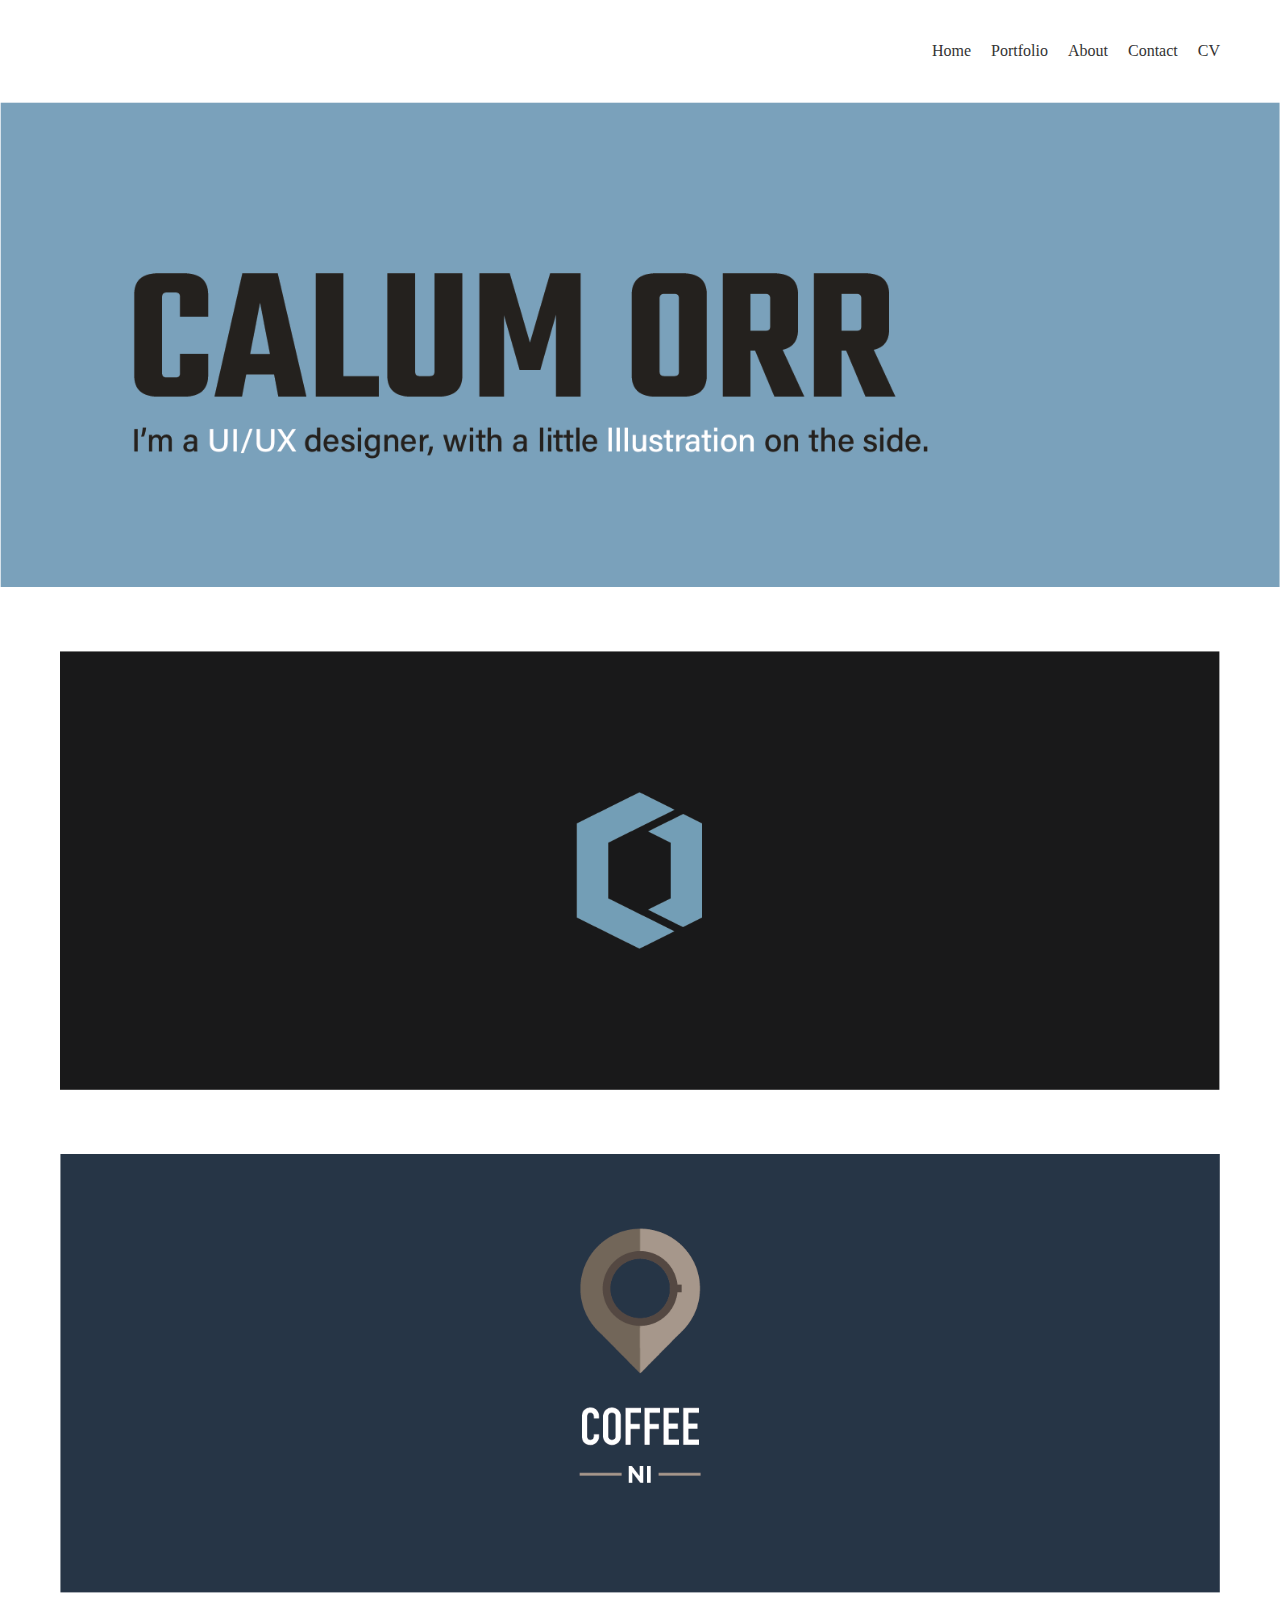
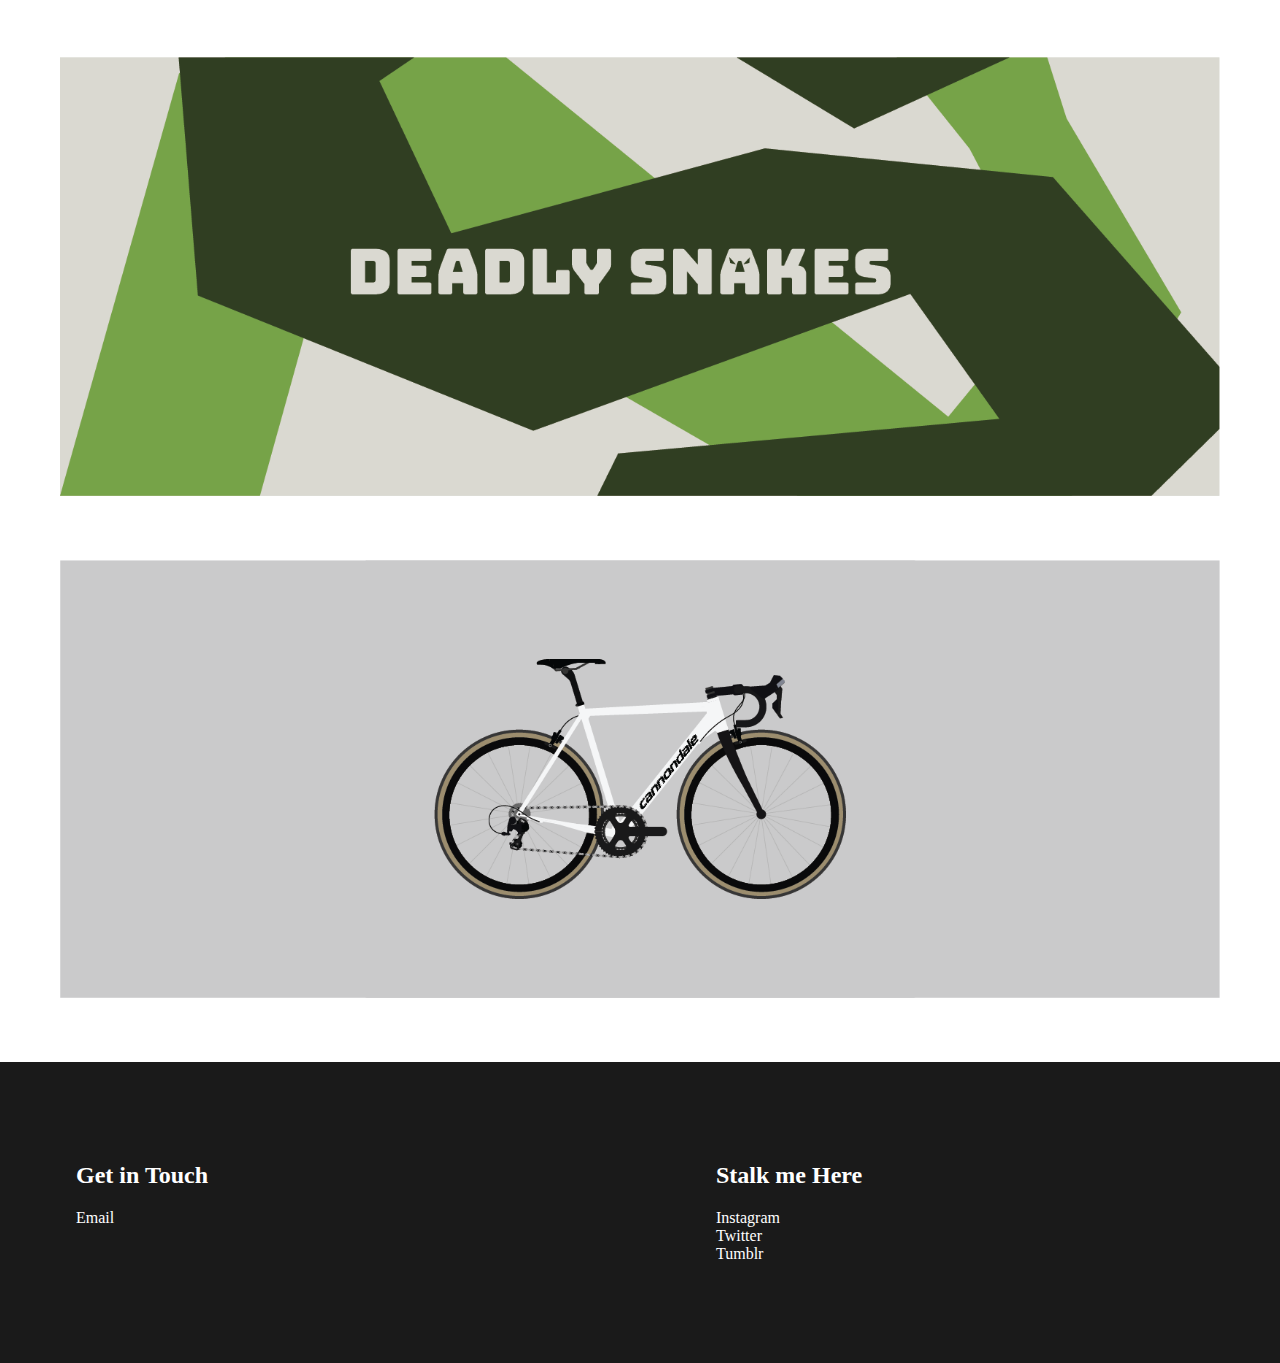
<file: index.html>
<!DOCTYPE html>
<html>
    <head>
        <link rel="stylesheet" href="css/style.css">
        
    </head>
    <body>
        
        <div class="menu">    
        
            <div class="menu2">
     <ul>
        <li><a href= "index.html">Home</a></li>
        <li><a href="#portfolio">Portfolio</a></li>
         <li><a href="about.html">About</a></li>
        <li><a href="#contact">Contact</a></li>
        <li><a href="https://github.com/cal-orr/Curriculum-Vitae/blob/master/CV01.png">CV</a></li>
    </ul>
        </div>
        </div>
        
        
                                  <div class="imgh">
                    <img class="resize" src="img/homeheader.png" alt="Header"> 
            </div>
        
        
        
        
        
        <div id="portfolio">
                    <div class="imgp">
                <a href="personalbrand.html">
                    <img class="resize" src="img/brand.png" alt="Personal Branding">  
            </a>
            </div>
        </div>
        

            <div class="imgp">
                <a href="travelapp.html">
                    <img class="resize" src="img/travel.png" alt="Travel App">  
            </a>
            </div>
            
             <div class="imgp">
                <a href="infographic.html">
                    <img class="resize" src="img/infographic.png" alt="Infographic">  
            </a>
            </div>
        
                     <div class="imgp">
                <a href="illustration.html">
                    <img class="resize" src="img/bike.png" alt="illustration">  
            </a>
            </div>
        
        
        
        
        <div class="footer">
    
             <div id="contact">
    <div class="email">
        <ul>
            <li><h2>Get in Touch</h2></li>
            <li><a href="mailto:calumorr@hotmail.com">Email</a></li>
        </ul>
    </div>
            </div>
    
            
            
        <div class="social">
    <ul>
        <li><h2>Stalk me Here</h2></li>
        <li><a href="https://www.instagram.com/_calumorr/">Instagram</a></li>
        <li><a href="https://twitter.com/_caIumorr">Twitter</a></li>
        <li><a href="https://calum0rr.tumblr.com">Tumblr</a></li>
    </ul>
    </div>
        </div>
</file>
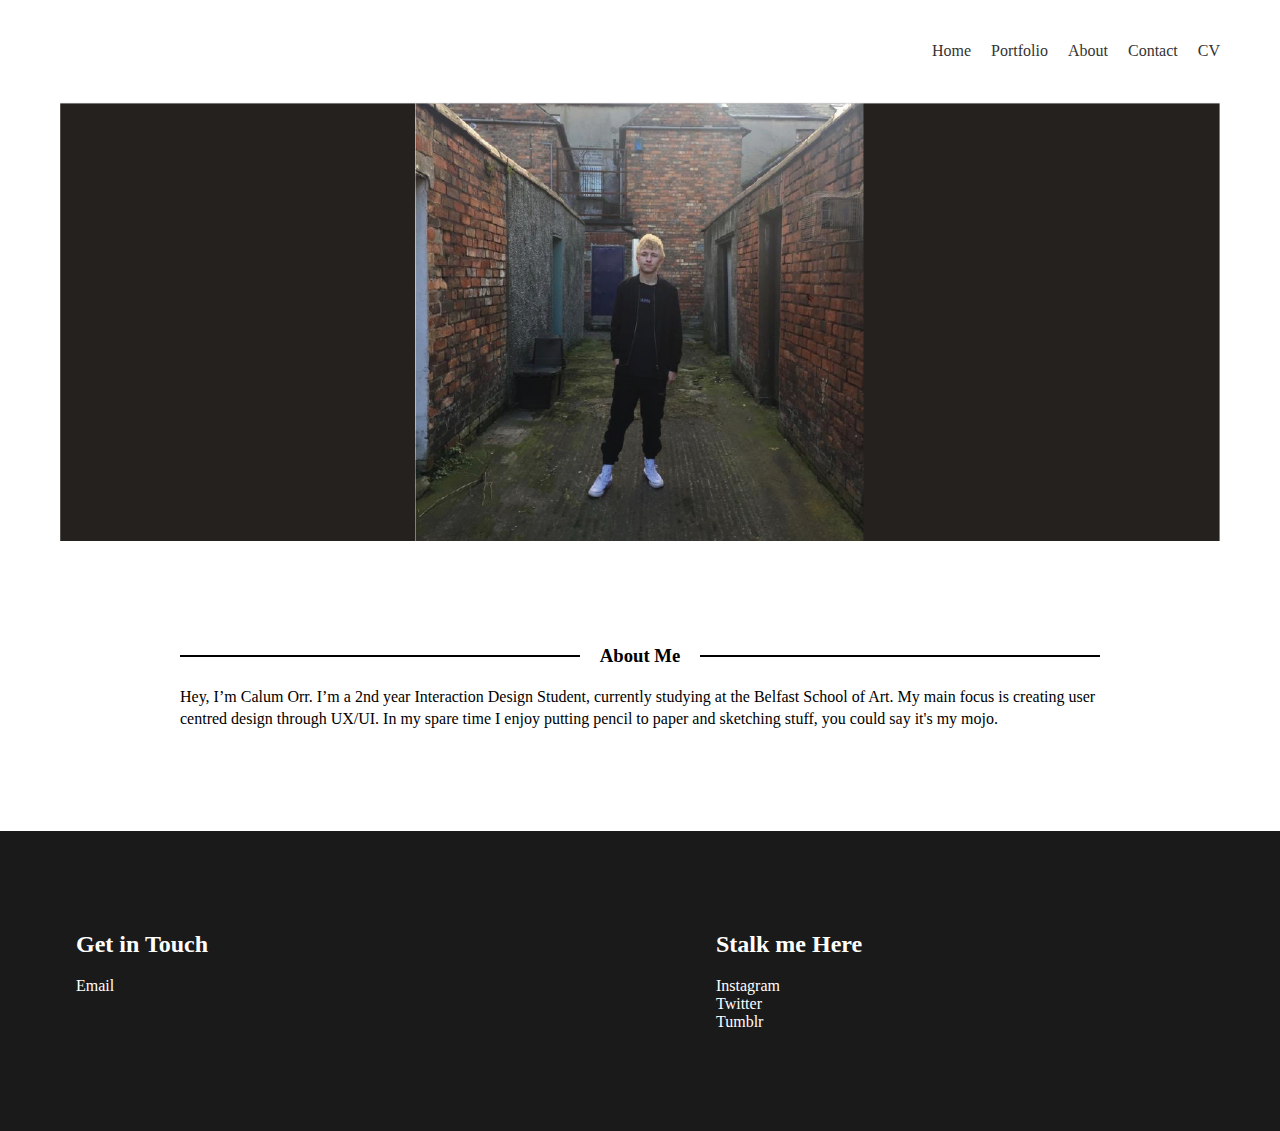
<file: about.html>
<!DOCTYPE html>
<html>
    <head>
        <link rel="stylesheet" href="css/style.css">
        
    </head>
    <body>
        
        <div class="menu">    
           
            
    
            <div class="menu2">
     <ul>
        <li><a href= "index.html">Home</a></li>
        <li><a href="index.html#portfolio">Portfolio</a></li>
         <li><a href="about.html">About</a></li>
        <li><a href="#contact">Contact</a></li>
        <li><a href="https://github.com/cal-orr/Curriculum-Vitae/blob/master/CV01.png">CV</a></li>
    </ul>
        </div>
        </div>
        
        

                                  <div class="imga">
                    <img class="resize" src="img/temp.png" alt="Personal Branding"> 
            </div>
        
        <div class="img2">
        <h3>About Me</h3>
     
<p>Hey, I’m Calum Orr. I’m a 2nd year Interaction Design Student, currently studying at the Belfast School of Art. My main focus is creating user centred design through UX/UI. In my spare time I enjoy putting pencil to paper and sketching stuff, you could say it's my mojo. </p>
            
        </div>
        
        
        
        
        
        
        <div class="footer">
    
             <div id="contact">
    <div class="email">
        <ul>
            <li><h2>Get in Touch</h2></li>
            <li><a href="mailto:calumorr@hotmail.com">Email</a></li>
        </ul>
    </div>
            </div>
    
            
            
        <div class="social">
    <ul>
        <li><h2>Stalk me Here</h2></li>
        <li><a href="https://www.instagram.com/_calumorr/">Instagram</a></li>
        <li><a href="https://twitter.com/_caIumorr">Twitter</a></li>
        <li><a href="https://calum0rr.tumblr.com">Tumblr</a></li>
    </ul>
    </div>
        </div>
</file>
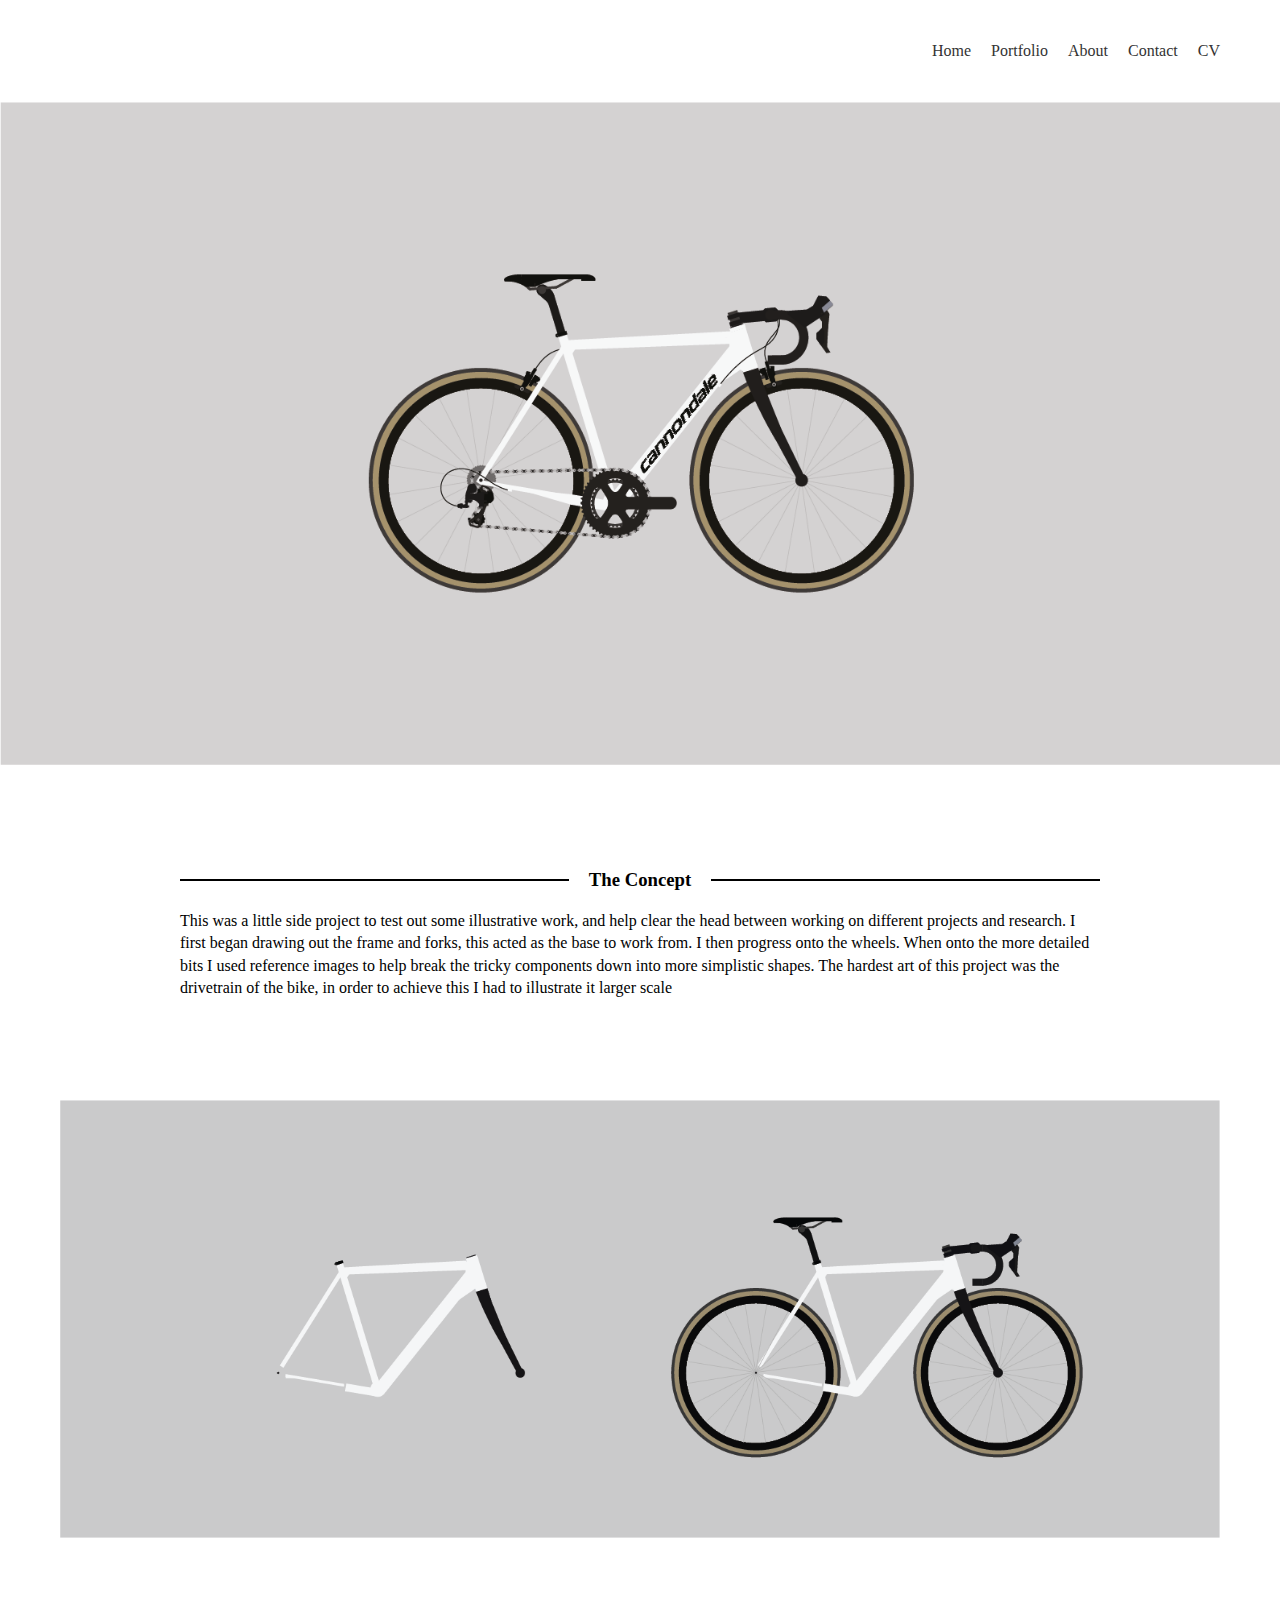
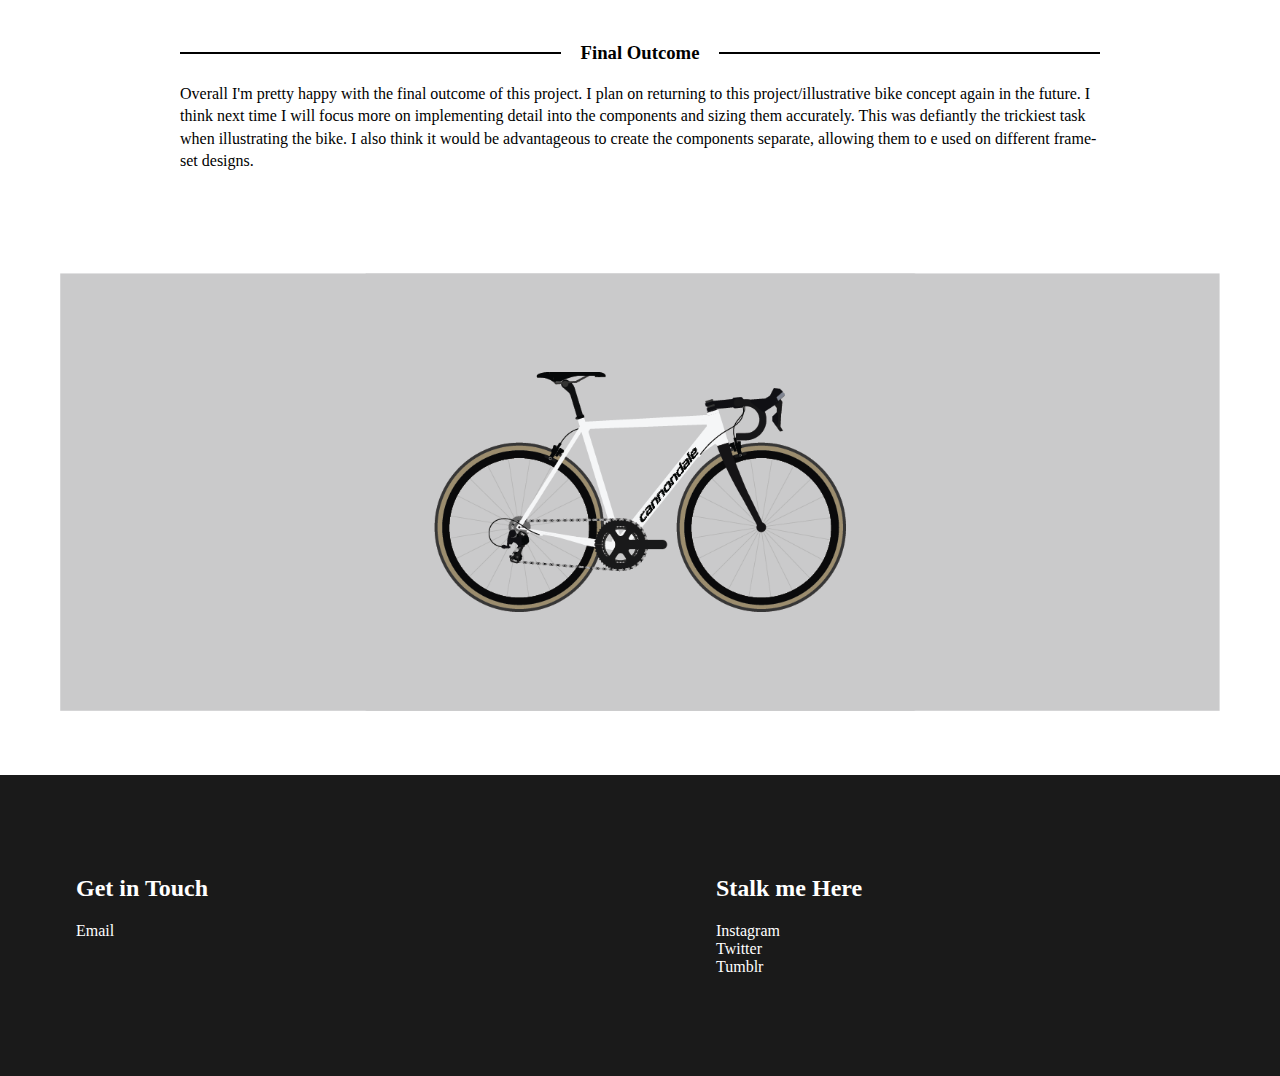
<file: illustration.html>
<!DOCTYPE html>
<html>
    <head>
        <link rel="stylesheet" href="css/style.css">
        
    </head>
    <body>
        
        <div class="menu">    
        
            <div class="menu2">
     <ul>
        <li><a href= "index.html">Home</a></li>
        <li><a href="index.html#portfolio">Portfolio</a></li>
         <li><a href="about.html">About</a></li>
        <li><a href="#contact">Contact</a></li>
        <li><a href="https://github.com/cal-orr/Curriculum-Vitae/blob/master/CV01.png">CV</a></li>
    </ul>
        </div>
        </div>
        
                                            <div class="imgh">
                    <img class="resize" src="img/bikeheader.png" alt="illustration">  
            </div>
        
        <div class="img2">
            
<h3>The Concept</h3>
     
<p>This was a little side project to test out some illustrative work, and help clear the head between working on different projects and research. I first began drawing out the frame and forks, this acted as the base to work from. I then progress onto the wheels. When onto the more detailed bits I used reference images to help break the tricky components down into more simplistic shapes. The hardest art of this project was the drivetrain of the bike, in order to achieve this I had to illustrate it larger scale</p>
                    
        </div>
        

                                    <div class="img1">
                    <img class="resize" src="img/bike1-21.png" alt="illustration">  
            </div>

                <div class="img2">
            
<h3>Final Outcome</h3>
     
<p>Overall I'm pretty happy with the final outcome of this project. I plan on returning to this project/illustrative bike concept again in the future. I think next time I will  focus more on implementing detail into the components and sizing them accurately. This was defiantly the trickiest task when illustrating the bike. I also think it would be advantageous to create the components separate, allowing them to e used on different frame-set designs.</p>
                    
        </div>
            
   
                             <div class="img1">
                    <img class="resize" src="img/bike.png" alt="illustration">  
            </div>
    


        
        
        
        
        <div class="footer">
    
             <div id="contact">
    <div class="email">
        <ul>
            <li><h2>Get in Touch</h2></li>
            <li><a href="mailto:calumorr@hotmail.com">Email</a></li>
        </ul>
    </div>
            </div>
    
            
            
        <div class="social">
    <ul>
        <li><h2>Stalk me Here</h2></li>
        <li><a href="https://www.instagram.com/_calumorr/">Instagram</a></li>
        <li><a href="https://twitter.com/_caIumorr">Twitter</a></li>
        <li><a href="https://calum0rr.tumblr.com">Tumblr</a></li>
    </ul>
    </div>
        </div>
</file>
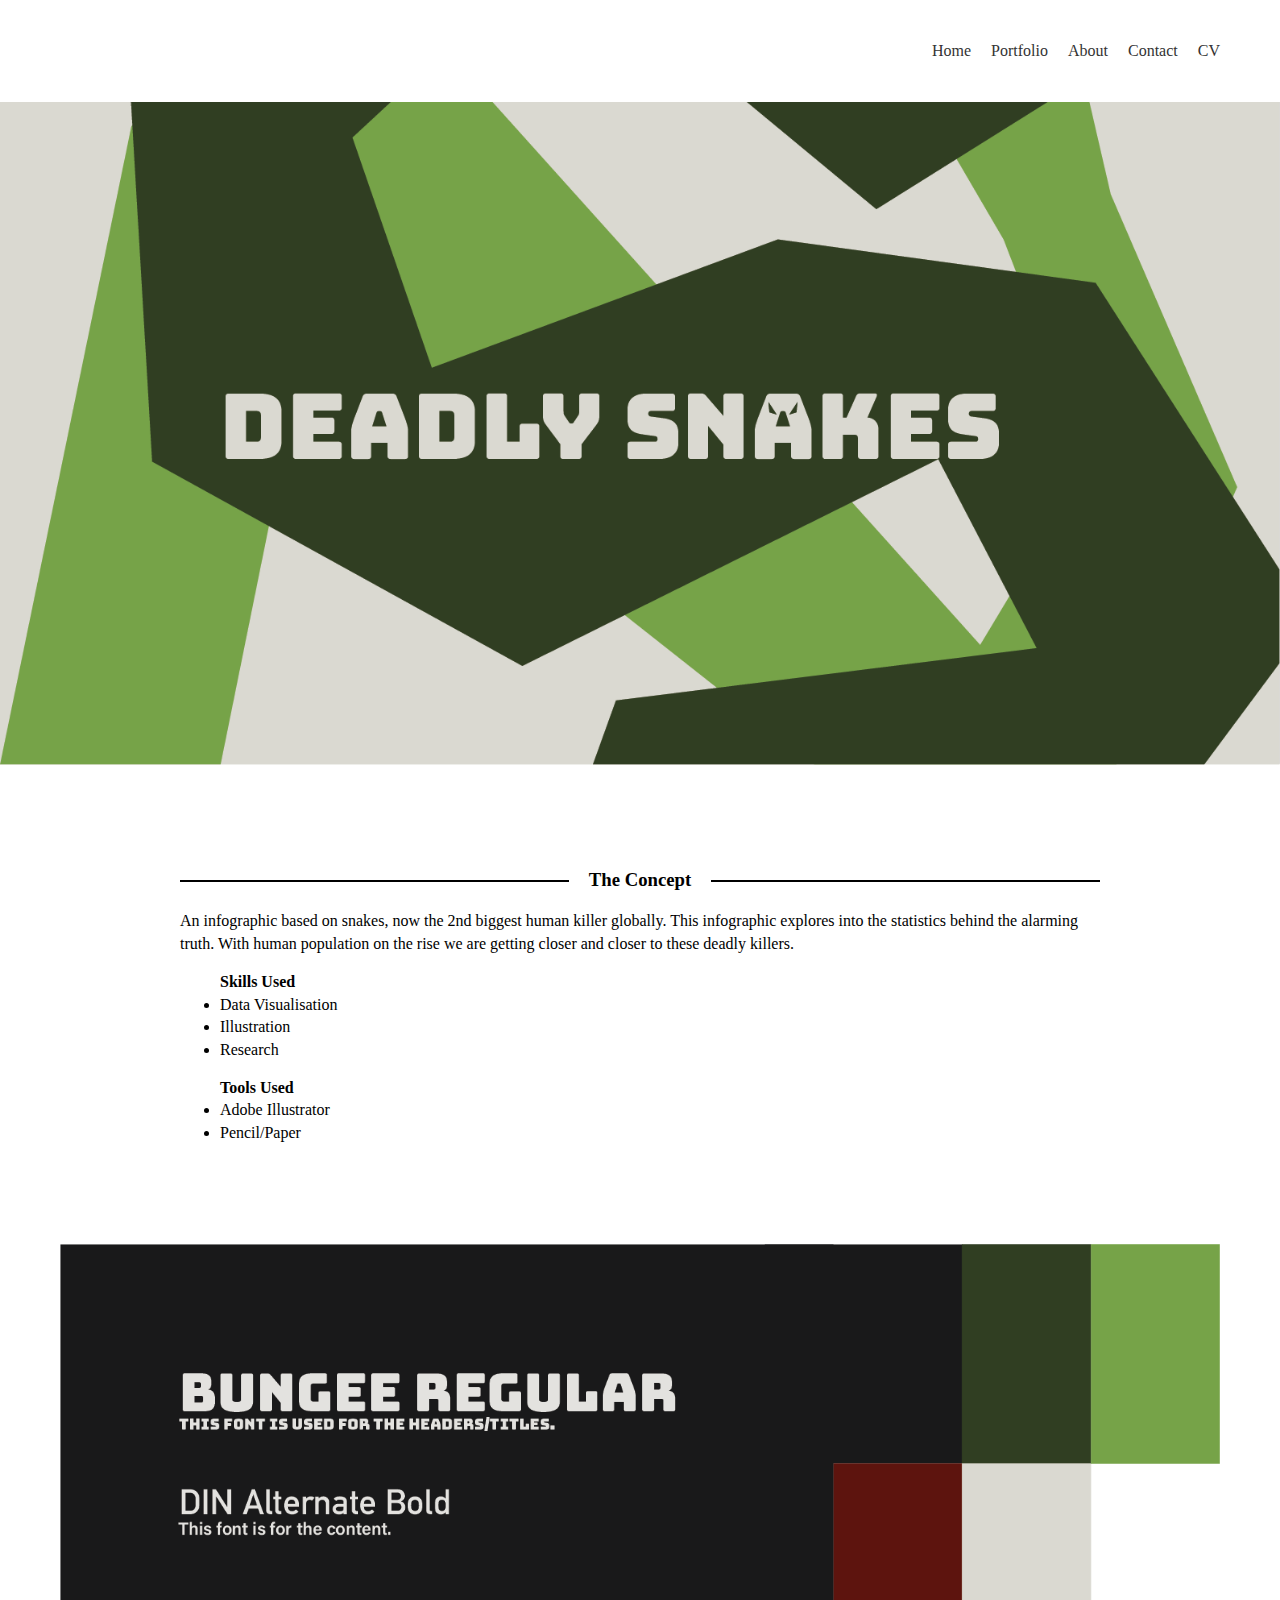
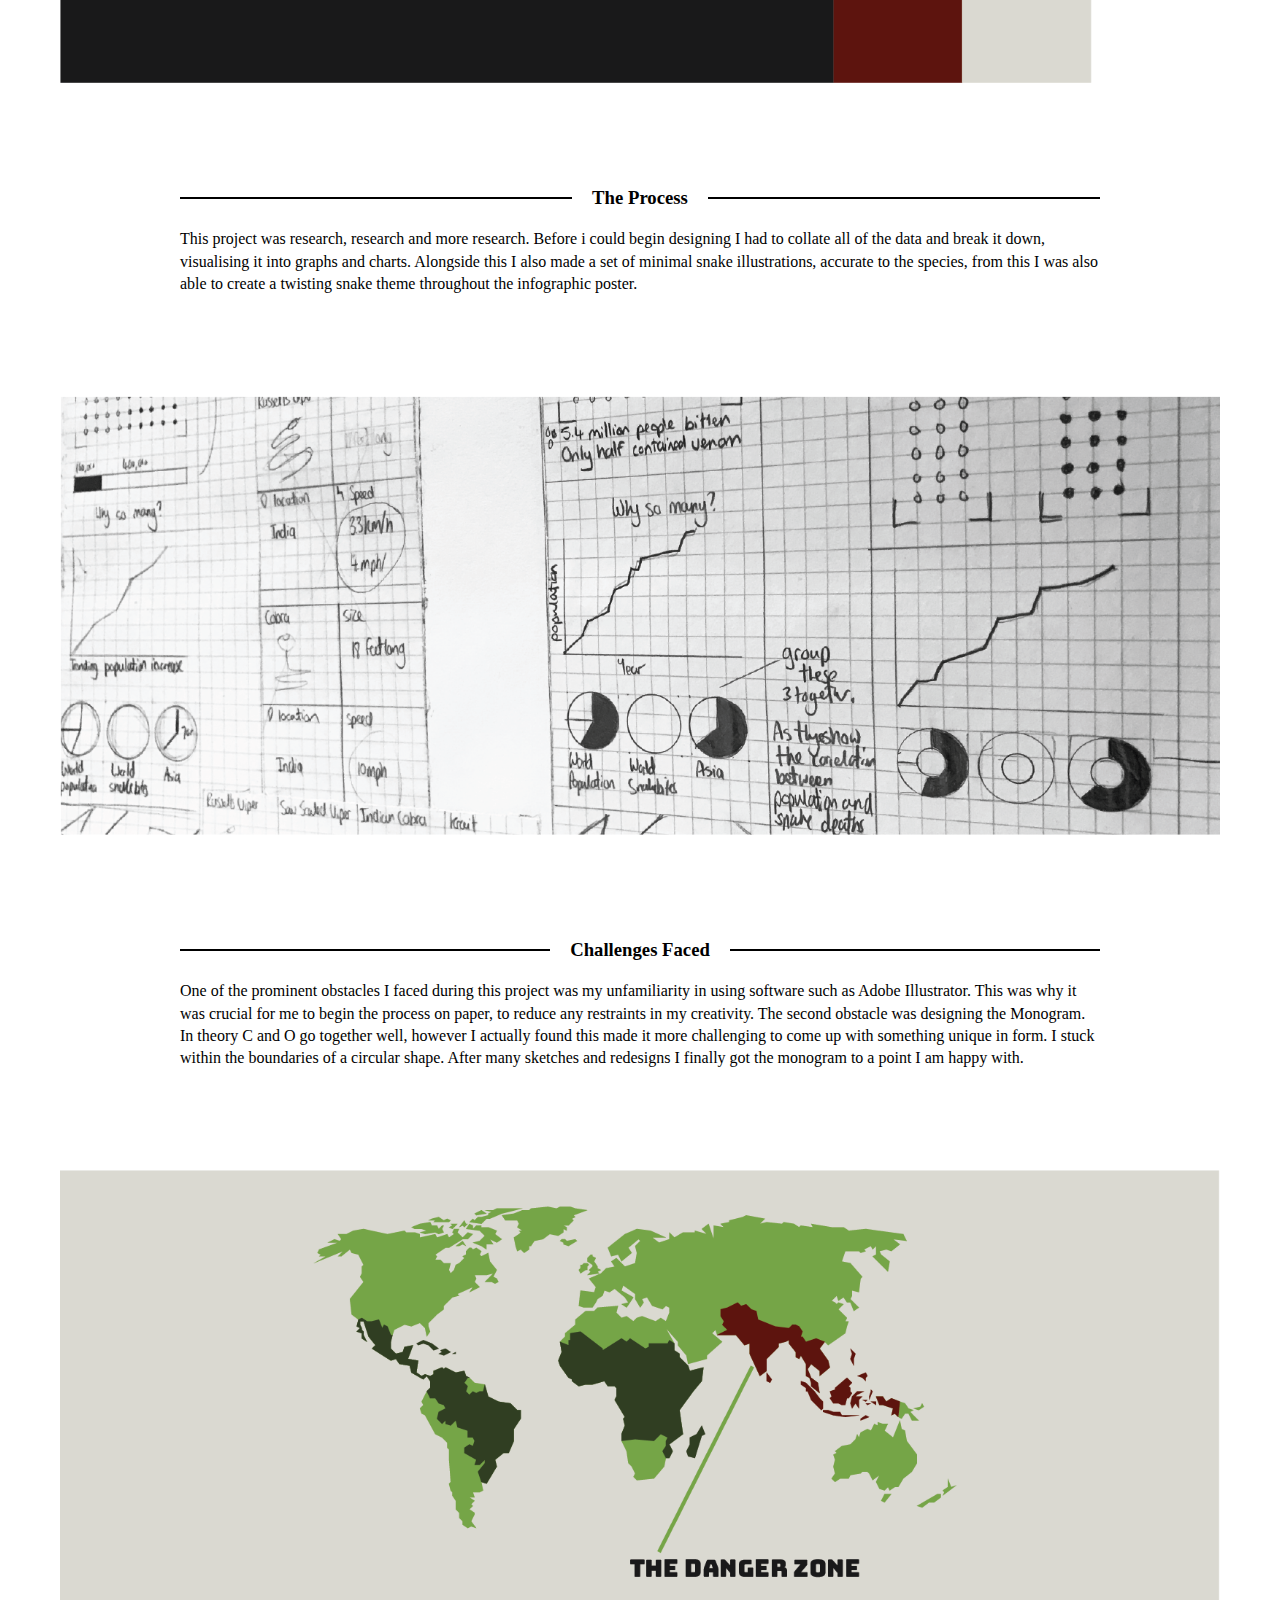
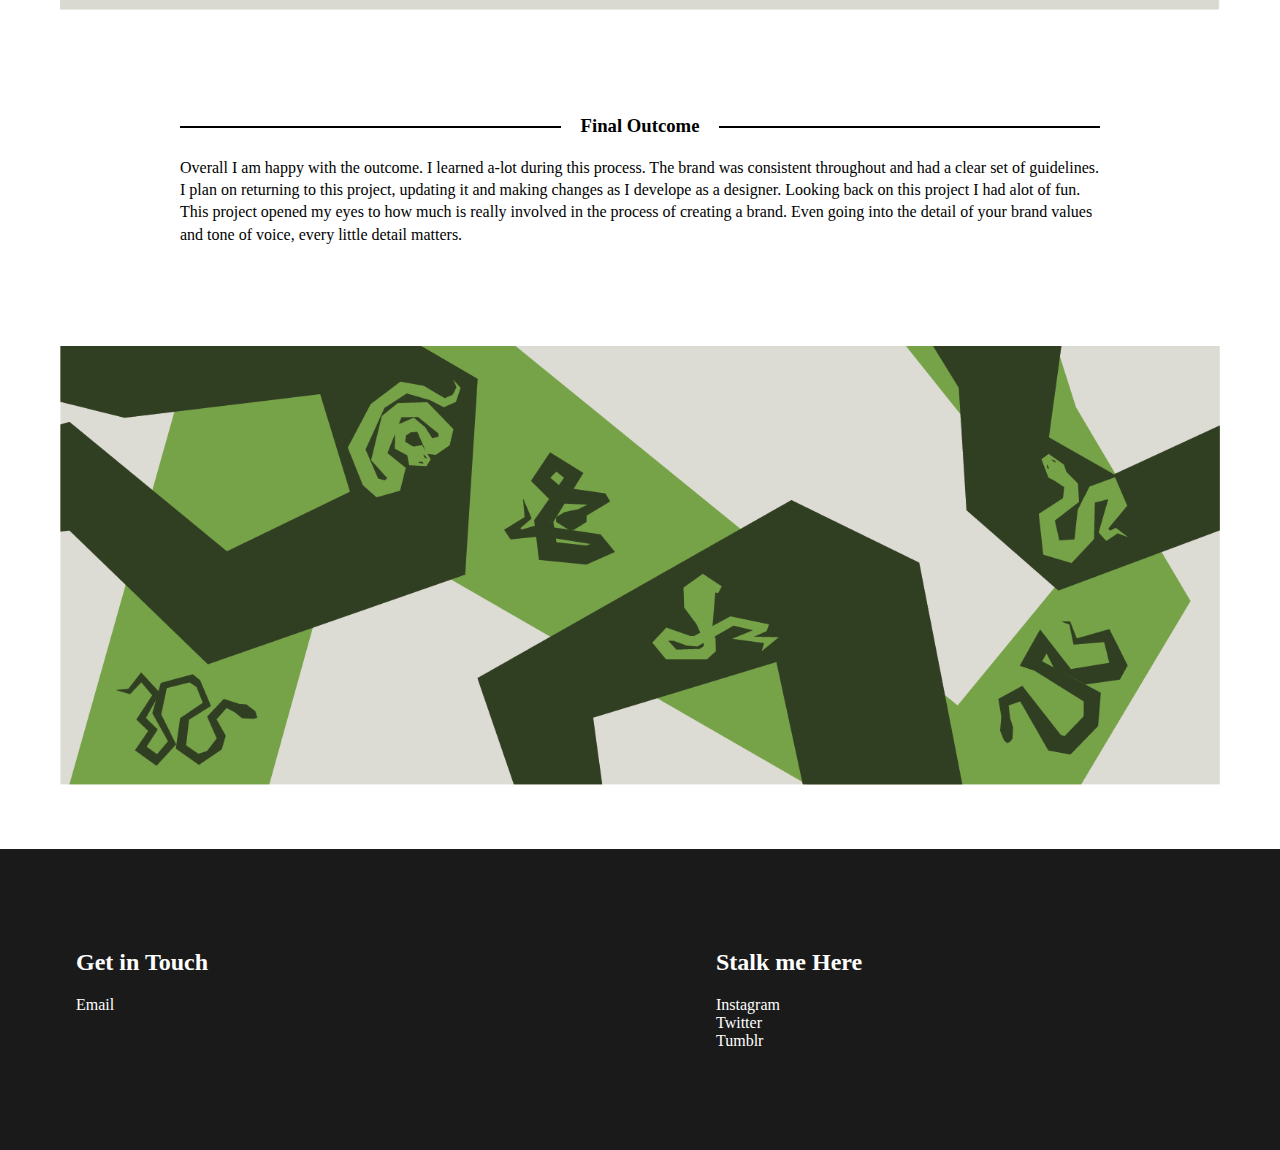
<file: infographic.html>
<!DOCTYPE html>
<html>
    <head>
        <link rel="stylesheet" href="css/style.css">
        
    </head>
    <body>
        
        <div class="menu">    
           
            
    
            <div class="menu2">
     <ul>
        <li><a href= "index.html">Home</a></li>
        <li><a href="index.html#portfolio">Portfolio</a></li>
         <li><a href="about.html">About</a></li>
        <li><a href="#contact">Contact</a></li>
        <li><a href="https://github.com/cal-orr/Curriculum-Vitae/blob/master/CV01.png">CV</a></li>
    </ul>
        </div>
        </div>
        
        
        
        
        
                     <div class="imgh">
                    <img class="resize" src="img/infoheader.png" alt="infographic"> 
            </div>
        
        <div class="img2">
            
        <h3>The Concept</h3>
     
<p>An infographic based on snakes, now the 2nd biggest human killer globally. This infographic explores into the statistics behind the alarming truth. With human population on the rise we are getting closer and closer to these deadly killers.</p>

<ul>
    <b>Skills Used</b>
    <li>Data Visualisation</li>
    <li>Illustration</li>
    <li>Research</li>
     </ul>
     
<ul>
    <b>Tools Used</b>
    <li>Adobe Illustrator</li>
    <li>Pencil/Paper</li>
     </ul>
            
        </div>
        
                             <div class="img1">
                    <img class="resize" src="img/info1.png" alt="infographic"> 
            </div>
        
        <div class="img2">
            
               <h3>The Process</h3>
     
     <p>This project was research, research and more research. Before i could begin designing I had to collate all of the data and break it down, visualising it into graphs and charts. Alongside this I also made a set of minimal snake illustrations, accurate to the species, from this I was also able to create a twisting snake theme throughout the infographic poster.</p>
        
        </div>
        
                             <div class="img1">
                    <img class="resize" src="img/info2.png" alt="infographic"> 
            </div>
        
        
        <div class="img2">
            
             <h3>Challenges Faced</h3>
     
      <p>One of the prominent obstacles I faced during this project was my unfamiliarity in using software such as Adobe Illustrator. This was why it was crucial for me to begin the process on paper, to reduce any restraints in my creativity. The second obstacle was designing the Monogram. In theory C and O go together well, however I actually found this made it more challenging to come up with something unique in form. I stuck within the boundaries of a circular shape. After many sketches and redesigns I finally got the monogram to a point I am happy with.</p>
            
        </div>
        
                             <div class="img1">
                    <img class="resize" src="img/info3.png" alt="infograhic"> 
            </div>
        
        
        <div class="img2">
            
            <h3>Final Outcome</h3>
     
     <p>Overall I am happy with the outcome. I learned a-lot during this process. The brand was consistent throughout and had a clear set of guidelines. I plan on returning to this project, updating it and making changes as I develope as a designer. Looking back on this project I had alot of fun. This project opened my eyes to how much is really involved in the process of creating a brand. Even going into the detail of your brand values and tone of voice, every little detail matters.</p>
            
        </div>
        
                             <div class="img1">
                    <img class="resize" src="img/info4.png" alt="infographic"> 
            </div>
        
        
        
        
        
        
        
        
        
        <div class="footer">
    
    <div id="contact">
    <div class="email">
        <ul>
            <li><h2>Get in Touch</h2></li>
            <li><a href="mailto:calumorr@hotmail.com">Email</a></li>
        </ul>
    </div>
            </div>
    
            
            
        <div class="social">
    <ul>
        <li><h2>Stalk me Here</h2></li>
        <li><a href="https://www.instagram.com/_calumorr/">Instagram</a></li>
        <li><a href="https://twitter.com/_caIumorr">Twitter</a></li>
        <li><a href="https://calum0rr.tumblr.com">Tumblr</a></li>
    </ul>
    </div>
        </div>
    
        
    </body>
</html>
</file>
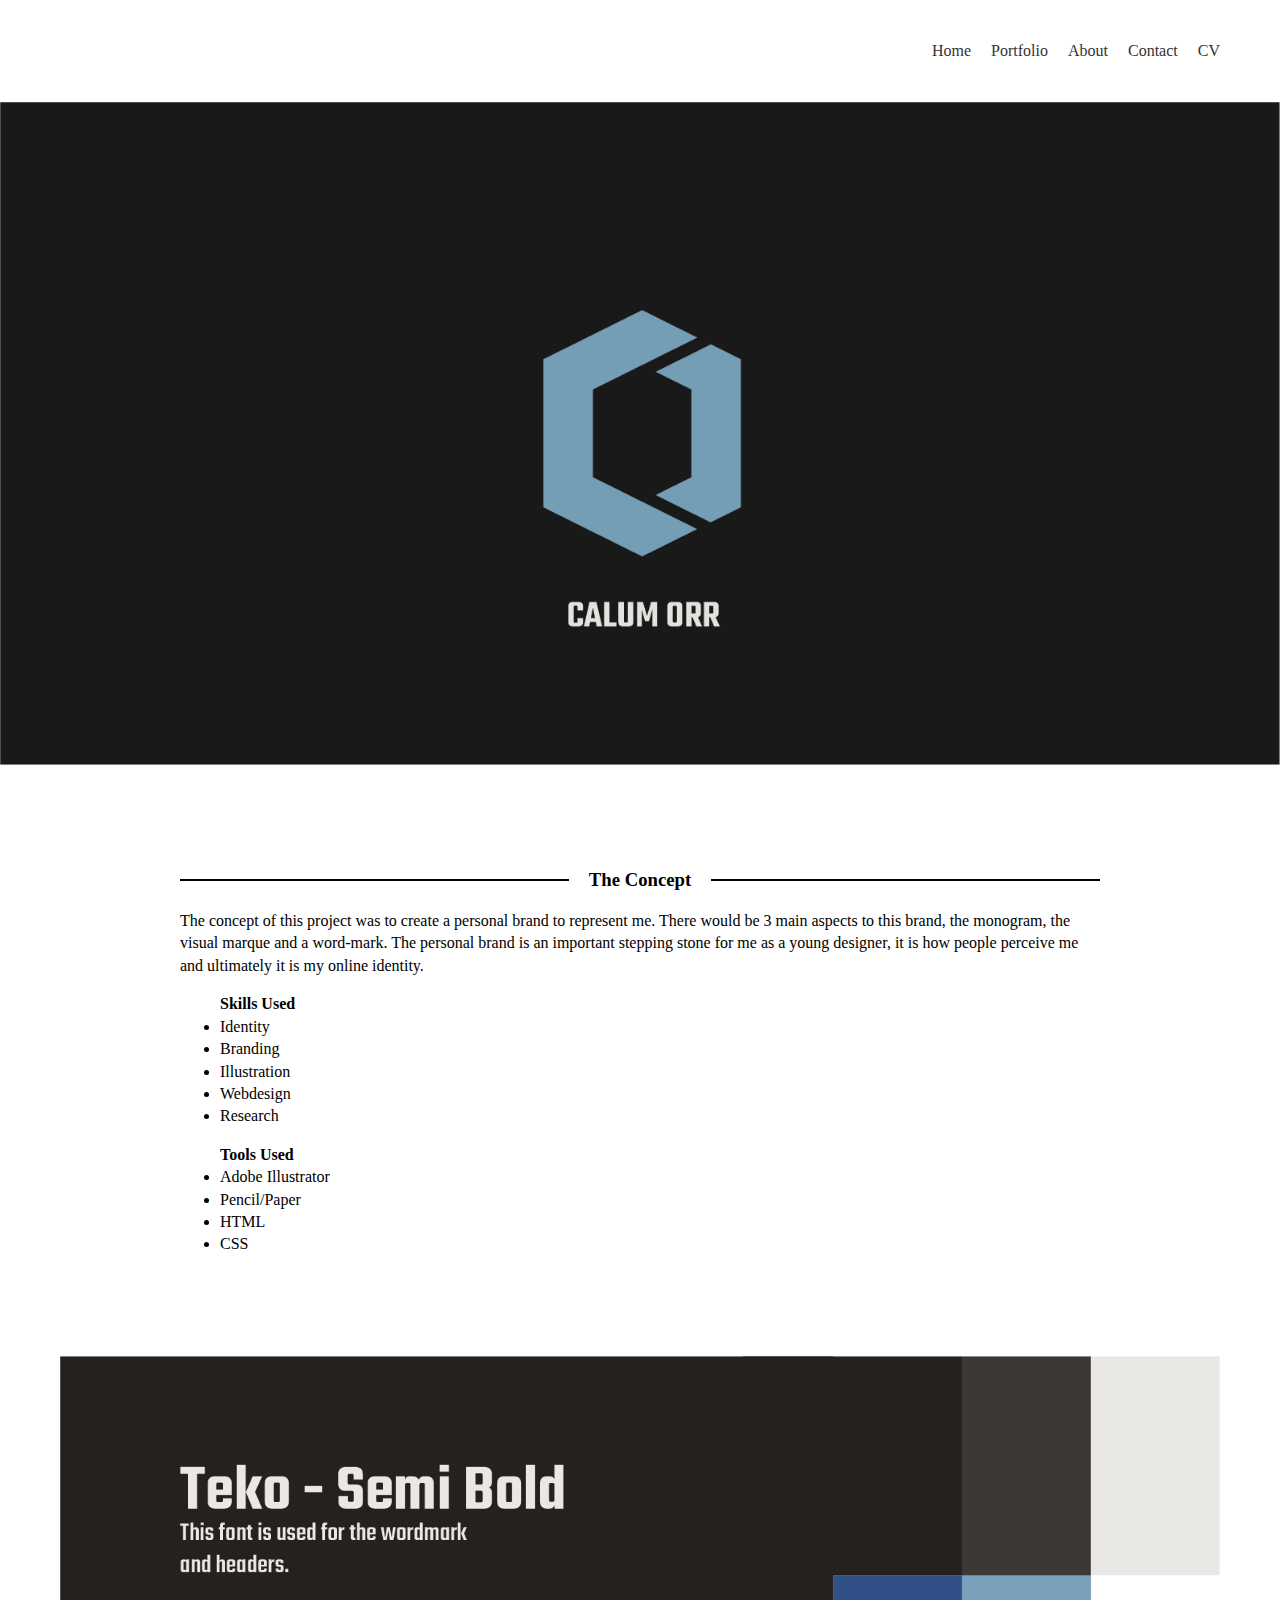
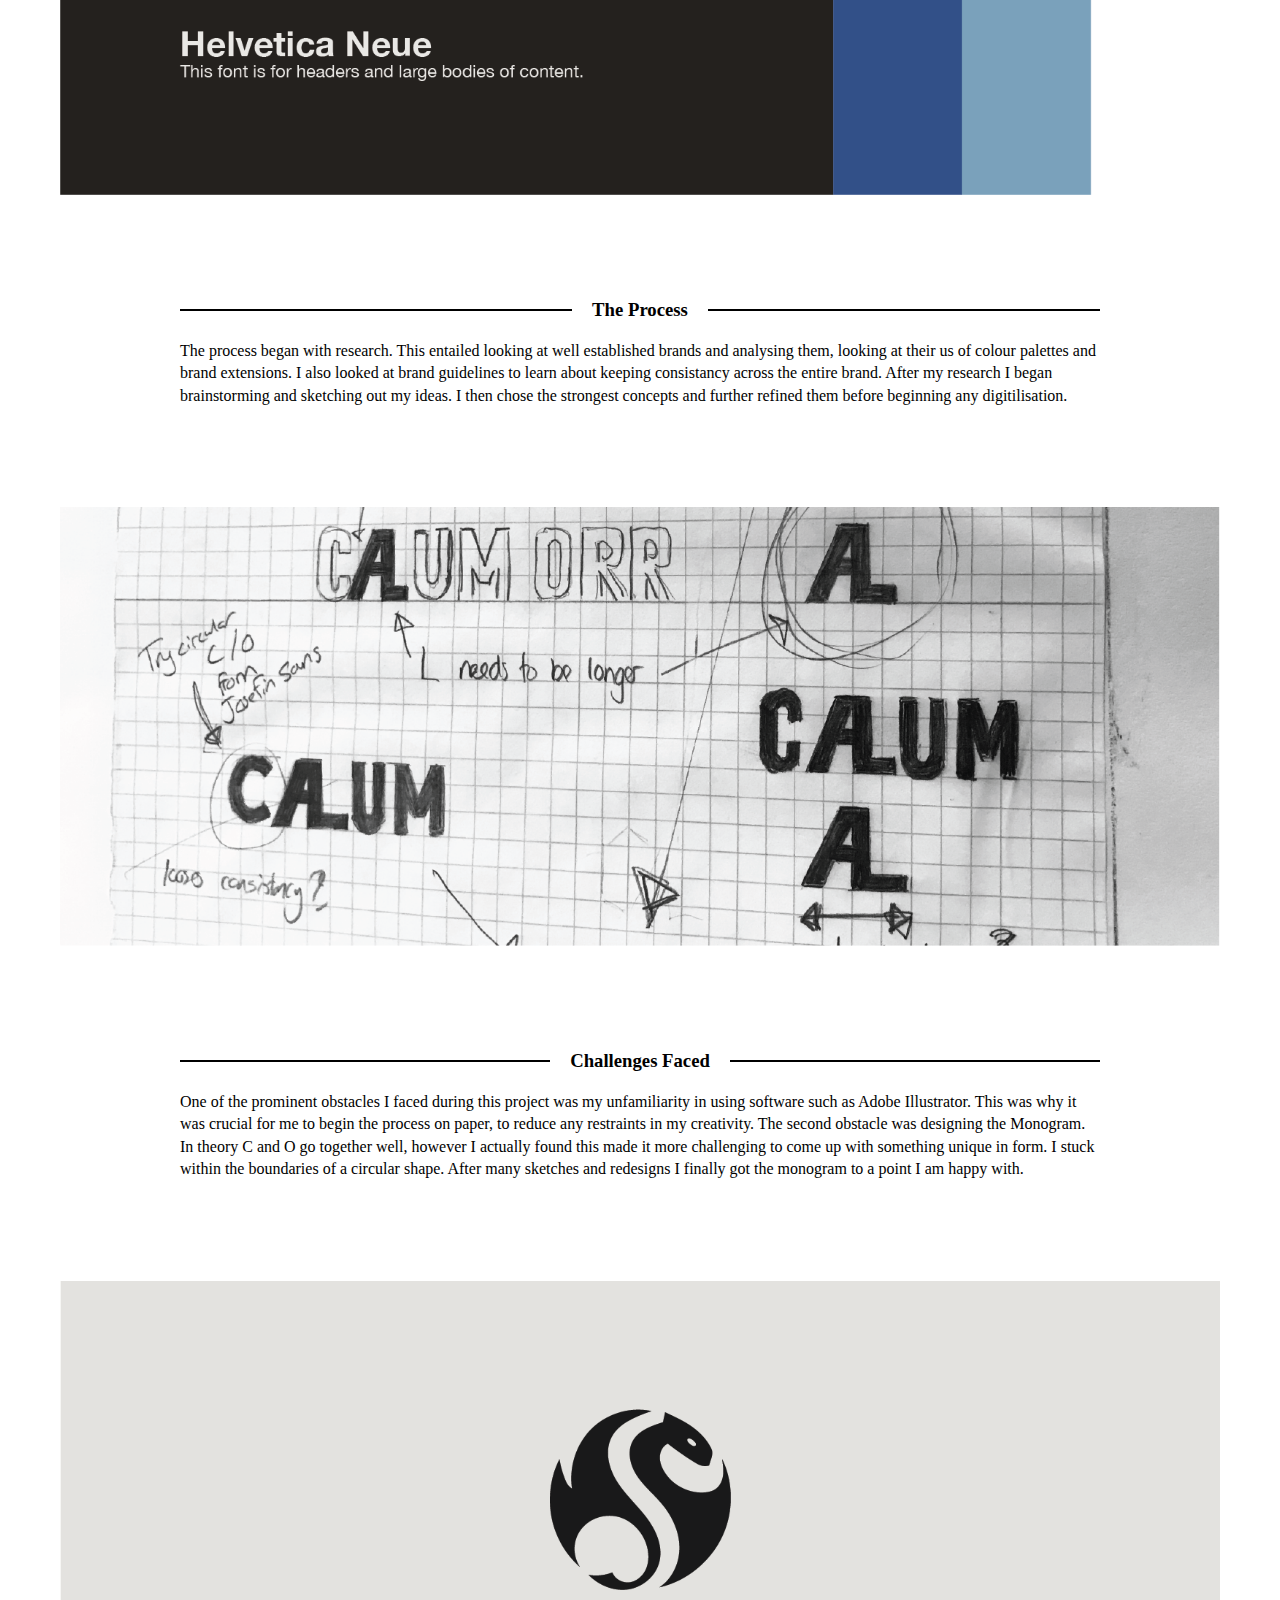
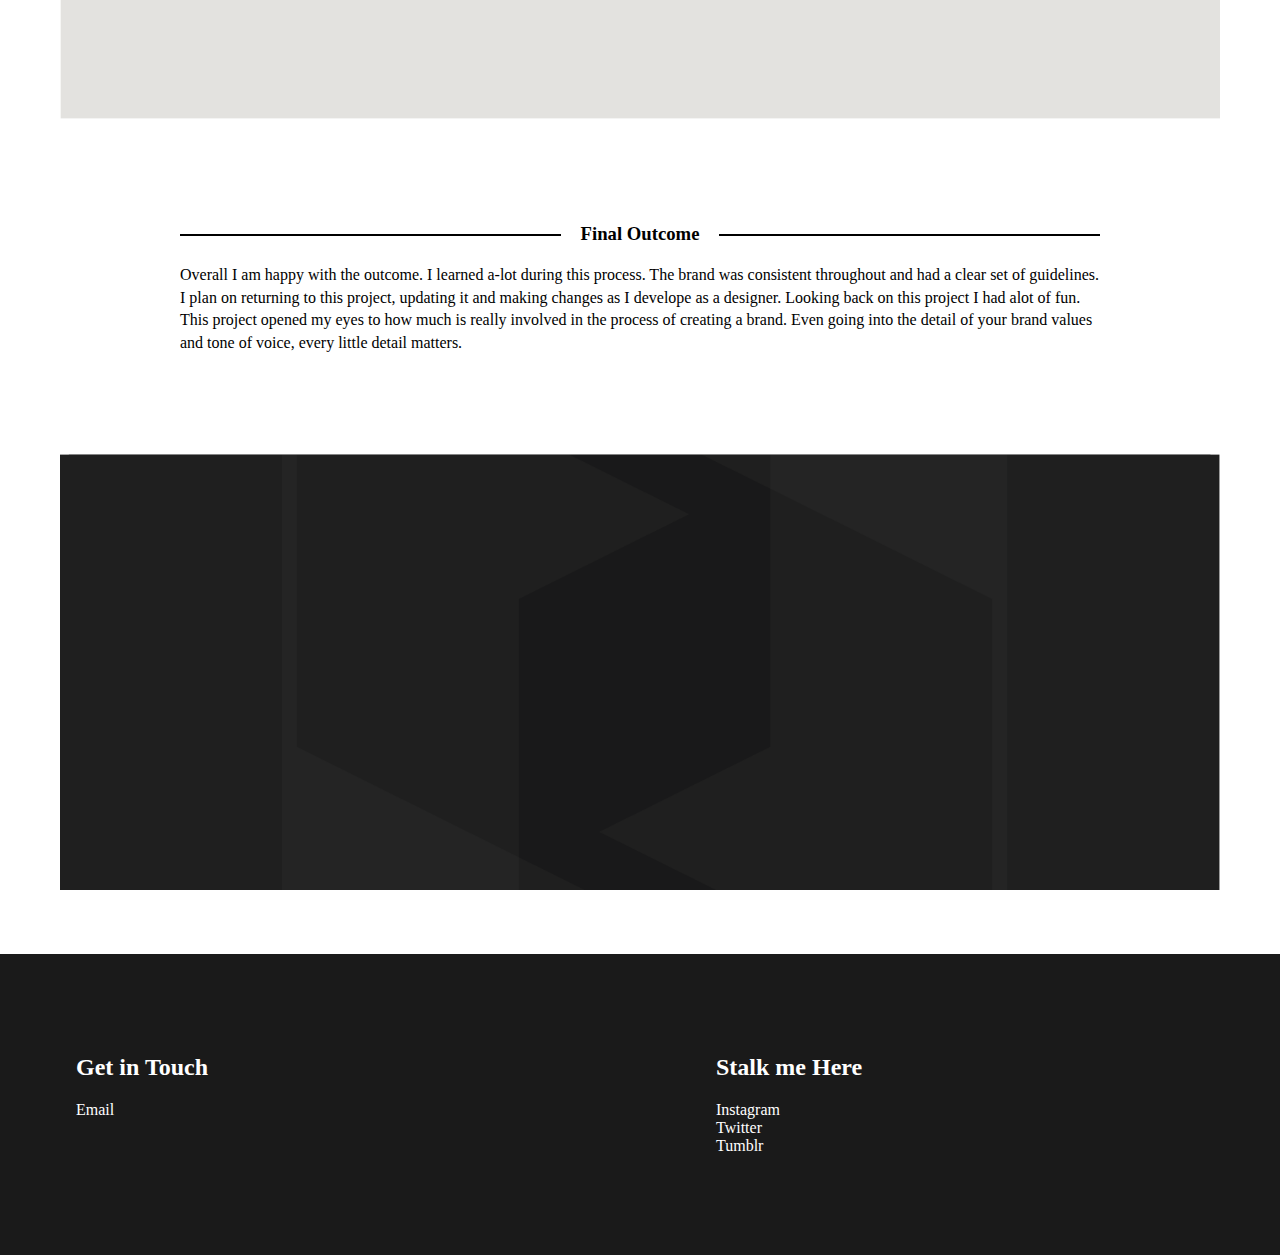
<file: personalbrand.html>
<!DOCTYPE html>
<html>
    <head>
        <link rel="stylesheet" href="css/style.css">
        
    </head>
    <body>
        
        <div class="menu">    
           
            
    
            <div class="menu2">
     <ul>
        <li><a href= "index.html">Home</a></li>
        <li><a href="index.html#portfolio">Portfolio</a></li>
         <li><a href="about.html">About</a></li>
        <li><a href="#contact">Contact</a></li>
        <li><a href="https://github.com/cal-orr/Curriculum-Vitae/blob/master/CV01.png">CV</a></li>
    </ul>
        </div>
        </div>
        

        
             <div class="imgh">
                    <img class="resize" src="img/brandheader.png" alt="Personal Branding"> 
            </div>
        
        <div class="img2">
            
<h3>The Concept</h3>
     
<p>The concept of this project was to create a personal brand to represent me. There would be 3 main aspects to this brand, the monogram, the visual marque and a word-mark. The personal brand is an important stepping stone for me as a young designer, it is how people perceive me and ultimately it is my online identity.</p>

<ul>
    <b>Skills Used</b>
    <li>Identity</li>
    <li>Branding</li>
    <li>Illustration</li>
    <li>Webdesign</li>
    <li>Research</li>
     </ul>
     
<ul>
    <b>Tools Used</b>
    <li>Adobe Illustrator</li>
    <li>Pencil/Paper</li>
    <li>HTML</li>
    <li>CSS</li>
     </ul>
            
        </div>

           <div class="img1">
                    <img class="resize" src="img/brand1.png" alt="Personal Branding"> 
            </div>
        
        <div class="img2">
        
<h3>The Process</h3>
     
 <p>The process began with research. This entailed looking at well established brands and analysing them, looking at their us of colour palettes and brand extensions. I also looked at brand guidelines to learn about keeping consistancy across the entire brand.  After my research I began brainstorming and sketching out my ideas. I then chose the strongest concepts and further refined them before beginning any digitilisation.</p>
        
        </div>
    
           <div class="img1">
                    <img class="resize" src="img/brand2.png" alt="Personal Branding"> 
            </div>
        
        
        <div class="img2">
        
             <h3>Challenges Faced</h3>
     
     <p>One of the prominent obstacles I faced during this project was my unfamiliarity in using software such as Adobe Illustrator. This was why it was crucial for me to begin the process on paper, to reduce any restraints in my creativity. The second obstacle was designing the Monogram. In theory C and O go together well, however I actually found this made it more challenging to come up with something unique in form. I stuck within the boundaries of a circular shape. After many sketches and redesigns I finally got the monogram to a point I am happy with.</p>
            
        </div>
        
        
        
        
        
           <div class="img1">
                    <img class="resize" src="img/brand3.png" alt="Personal Branding"> 
            </div>
        
        
        <div class="img2">
        
             <h3>Final Outcome</h3>
     
     <p>Overall I am happy with the outcome. I learned a-lot during this process. The brand was consistent throughout and had a clear set of guidelines. I plan on returning to this project, updating it and making changes as I develope as a designer. Looking back on this project I had alot of fun. This project opened my eyes to how much is really involved in the process of creating a brand. Even going into the detail of your brand values and tone of voice, every little detail matters.</p>
            
        </div>
        
        
        
        
           <div class="img1">
                    <img class="resize" src="img/brand4.png" alt="Personal Branding"> 
            </div>
        
        
        
        
        
        
        <div class="footer">
    
            <div id="contact">
    <div class="email">
        <ul>
            <li><h2>Get in Touch</h2></li>
            <li><a href="mailto:calumorr@hotmail.com">Email</a></li>
        </ul>
    </div>
            </div>
    
            
            
        <div class="social">
    <ul>
        <li><h2>Stalk me Here</h2></li>
        <li><a href="https://www.instagram.com/_calumorr/">Instagram</a></li>
        <li><a href="https://twitter.com/_caIumorr">Twitter</a></li>
        <li><a href="https://calum0rr.tumblr.com">Tumblr</a></li>
    </ul>
    </div>
        </div>
    
        
    </body>
</html>
</file>
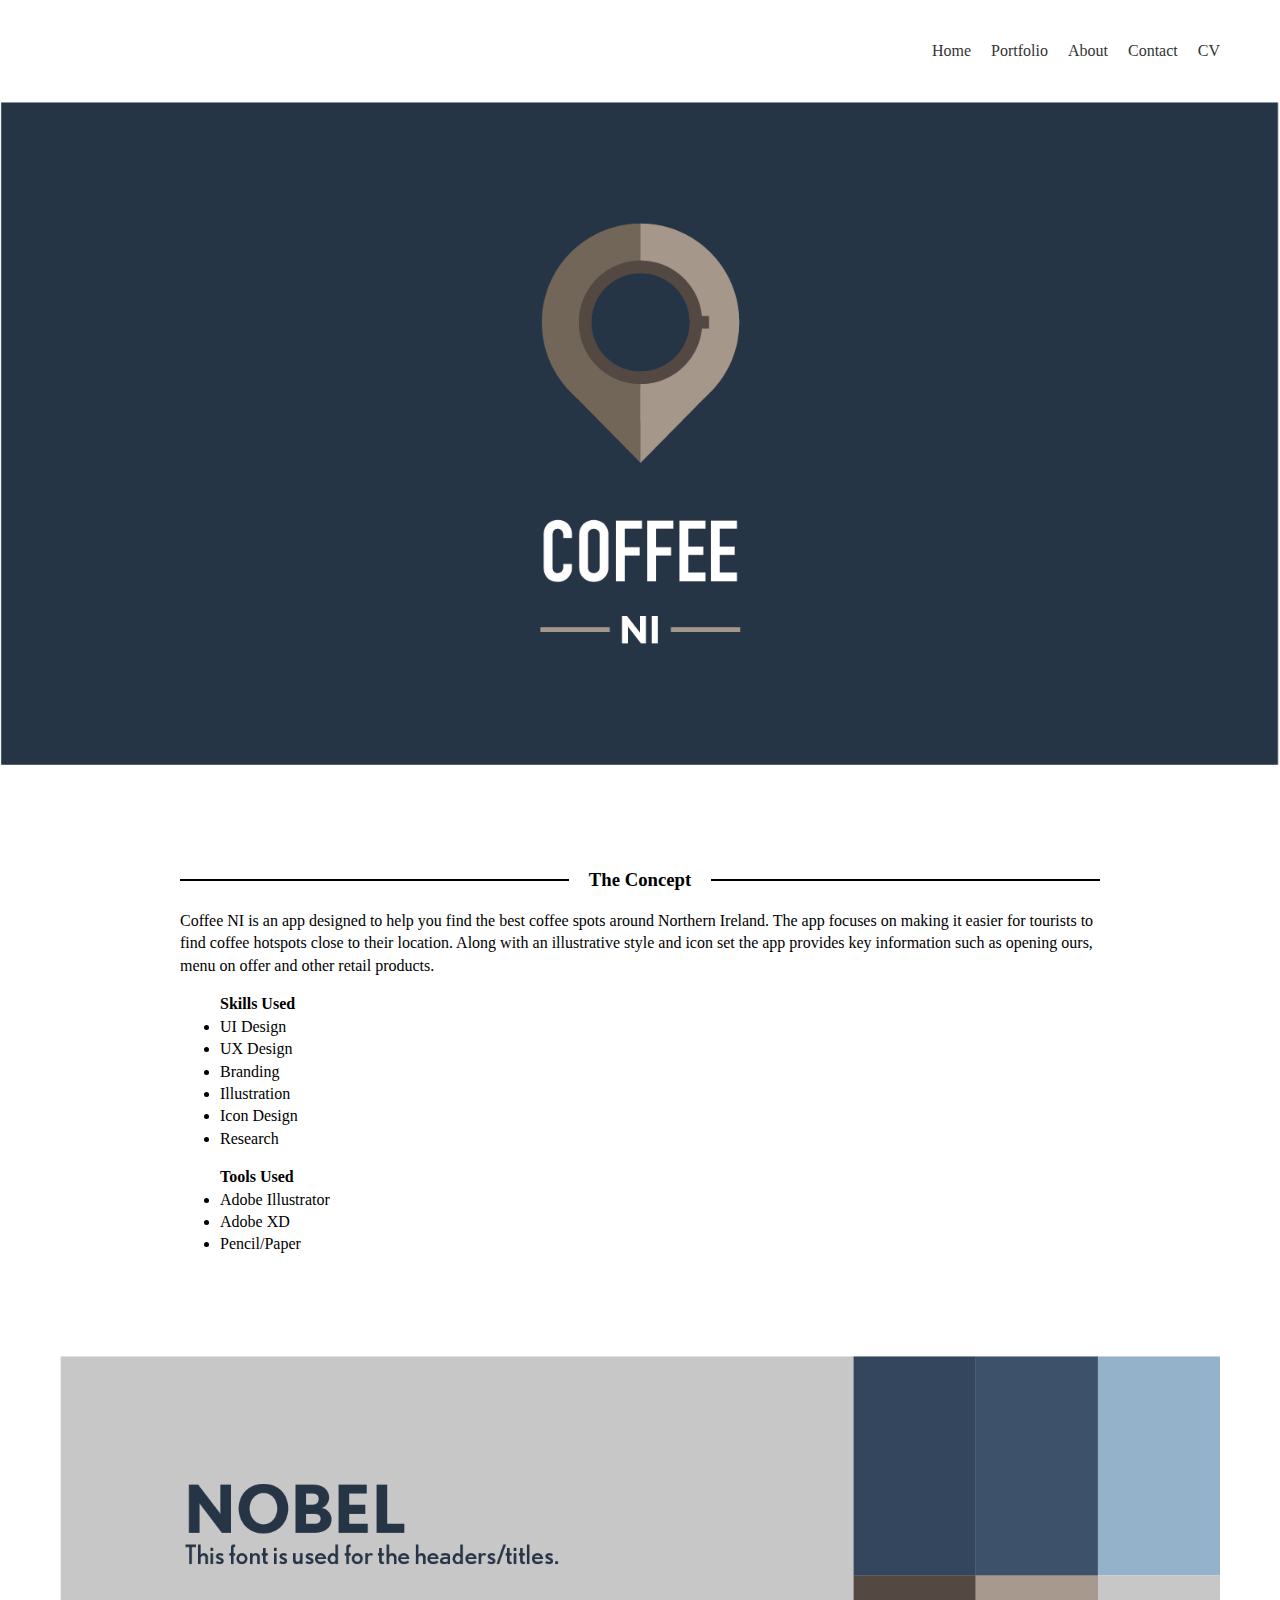
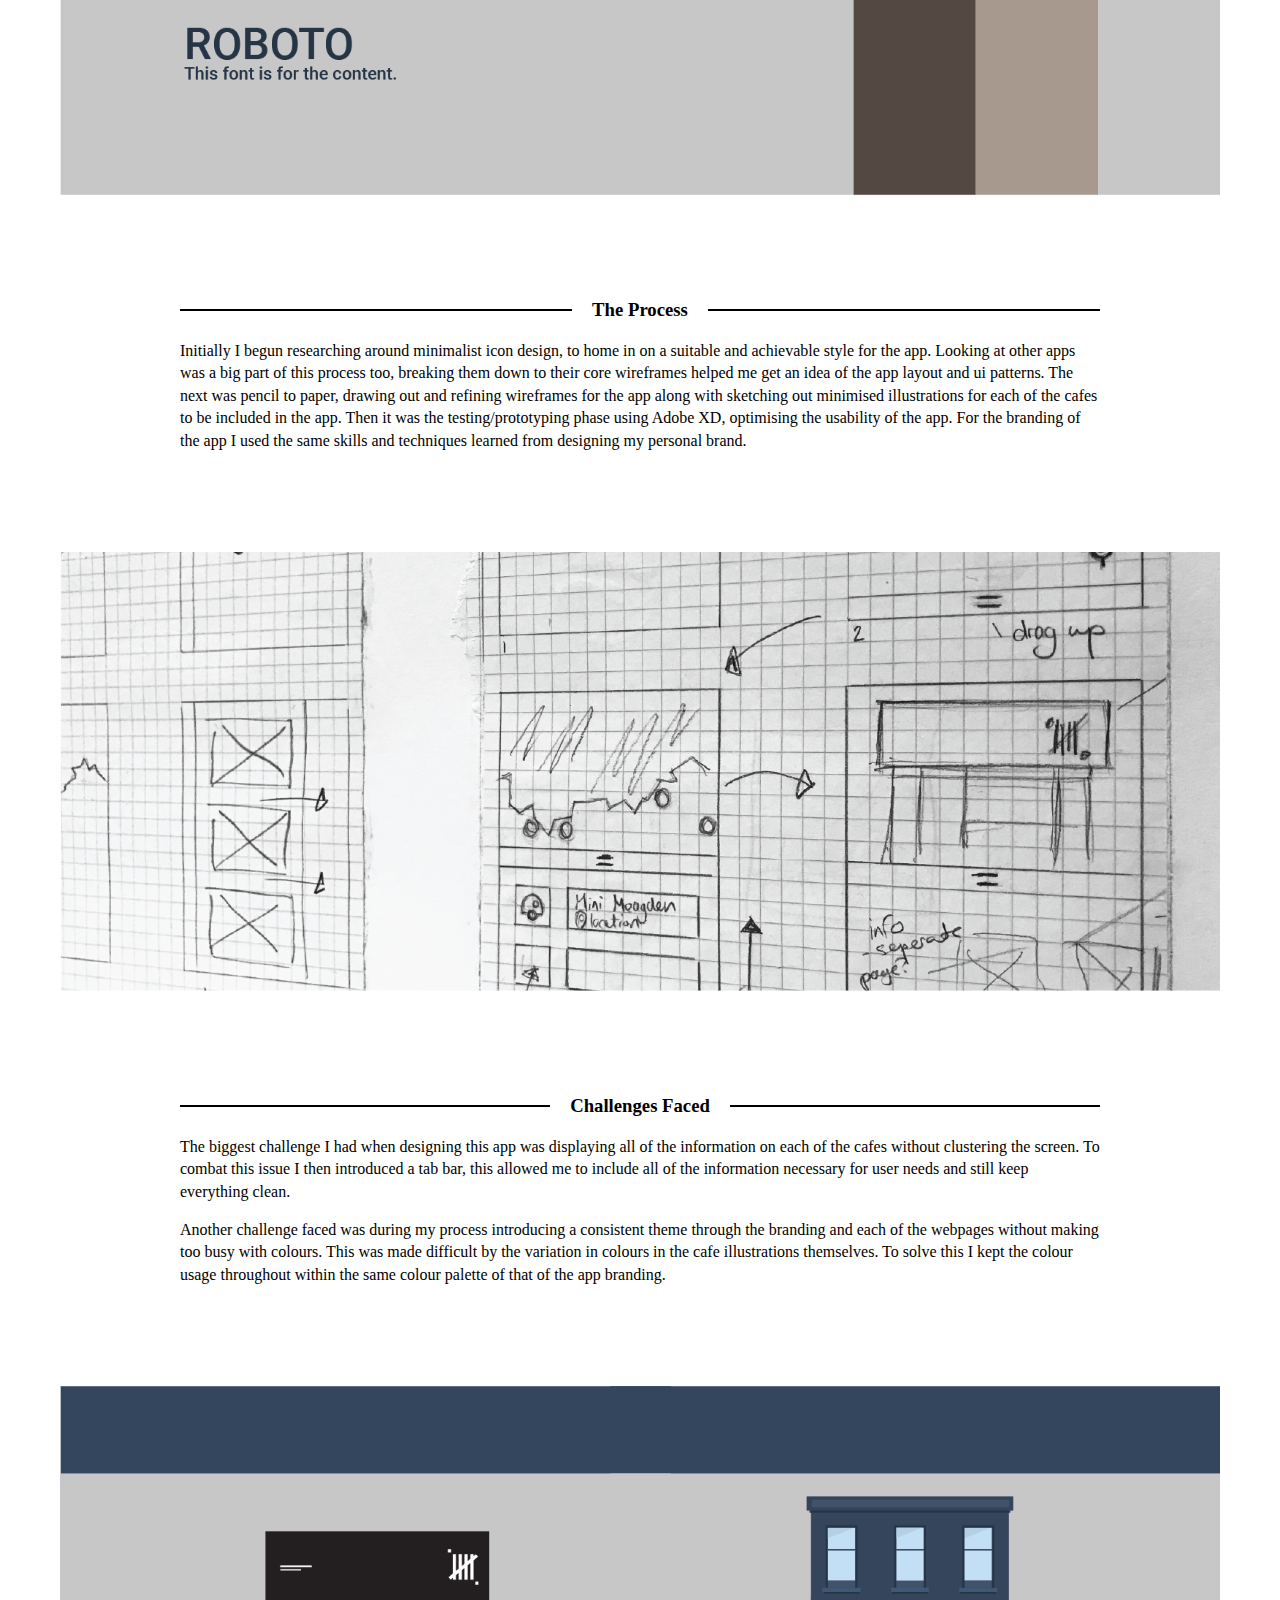
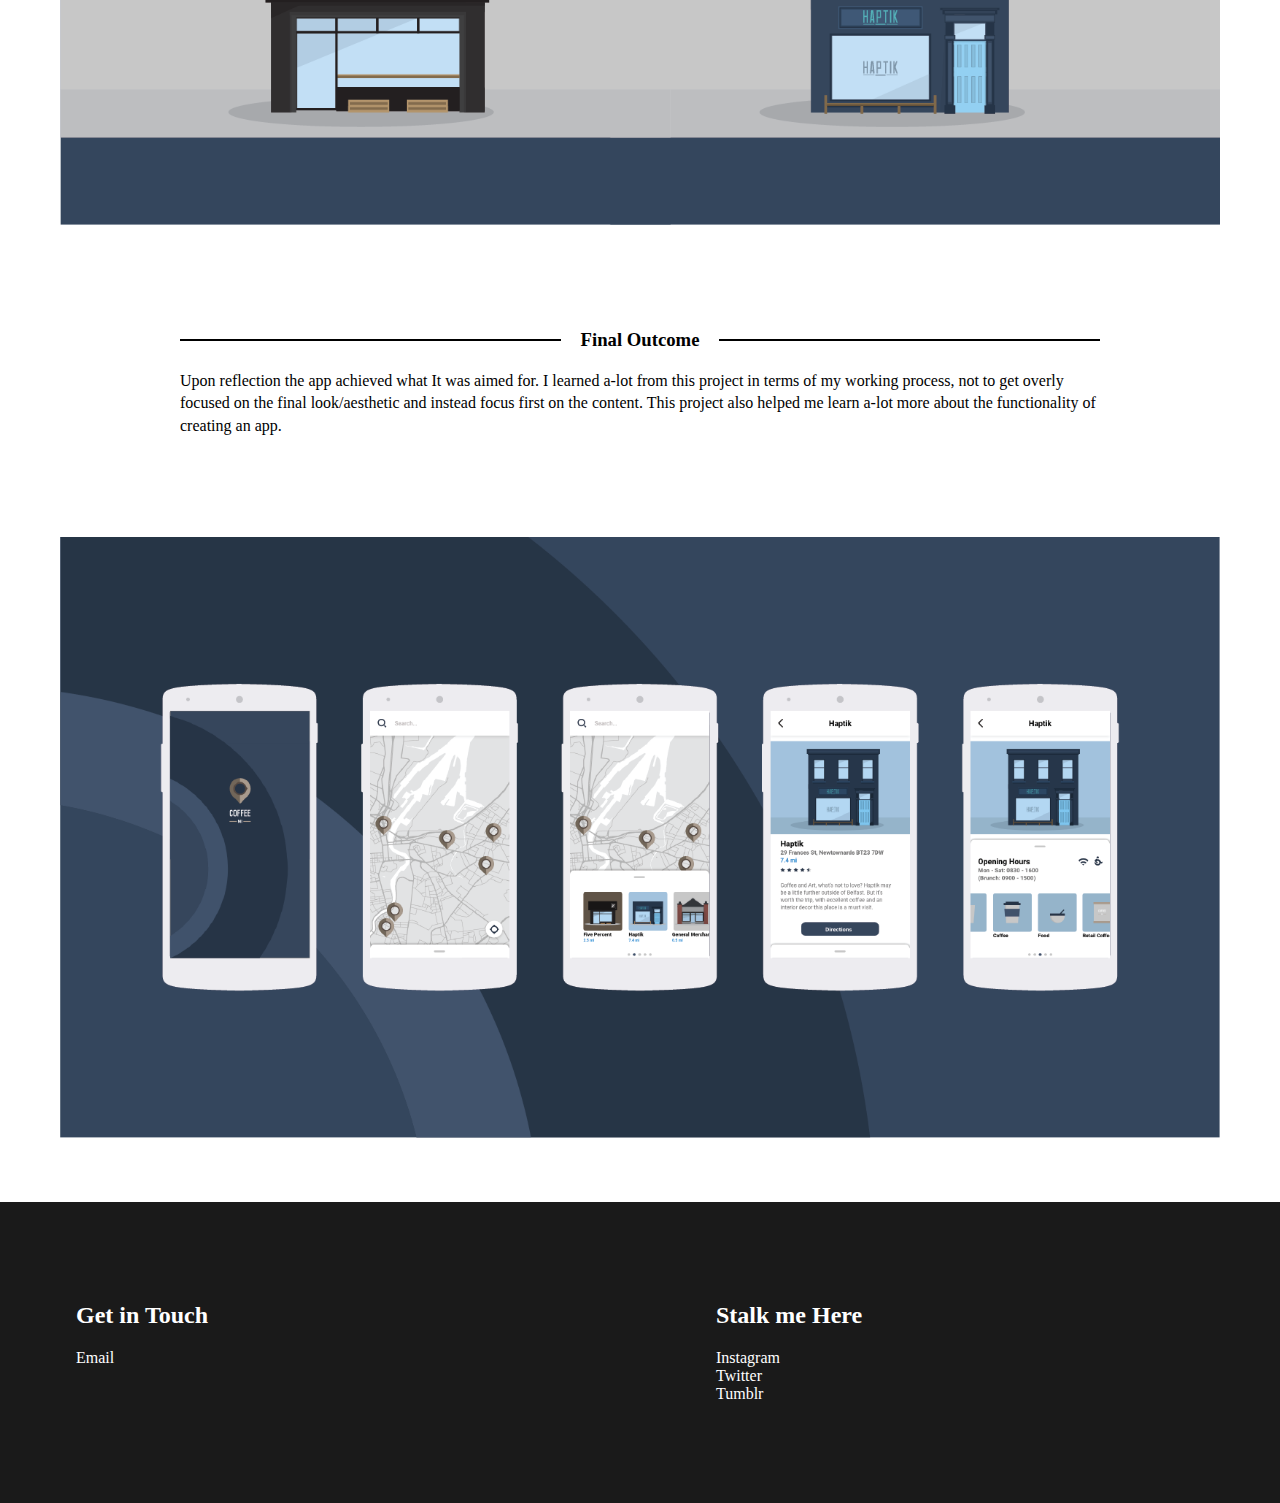
<file: travelapp.html>
<!DOCTYPE html>
<html>
    <head>
        <link rel="stylesheet" href="css/style.css">
        
    </head>
    <body>
        
        <div class="menu">    
           
            
    
            <div class="menu2">
     <ul>
        <li><a href= "index.html">Home</a></li>
        <li><a href="index.html#portfolio">Portfolio</a></li>
         <li><a href="about.html">About</a></li>
        <li><a href="#contact">Contact</a></li>
        <li><a href="https://github.com/cal-orr/Curriculum-Vitae/blob/master/CV01.png">CV</a></li>
    </ul>
        </div>
        </div>
        

                     <div class="imgh">
                    <img class="resize" src="img/travelheader.png" alt="Travel App"> 
            </div>
        
   
            <div class="img2">
                
            <h3>The Concept</h3>
     
     <p>Coffee NI is an app designed to help you find the best coffee spots around Northern Ireland. The app focuses on making it easier for tourists to find coffee hotspots close to their location. Along with an illustrative style and icon set the app provides key information such as opening ours, menu on offer and other retail products.</p>
            
     
     <ul>
    <b>Skills Used</b>
    <li>UI Design</li>
    <li>UX Design</li>
    <li>Branding</li>
    <li>Illustration</li>
    <li>Icon Design</li>
    <li>Research</li>
     </ul>
     
     <ul>
     <b>Tools Used</b>
         <li>Adobe Illustrator</li>
         <li>Adobe XD</li>
         <li>Pencil/Paper</li>
     </ul>
            
        </div>
        
        
                             <div class="img1">
                    <img class="resize" src="img/travel1.png" alt="Travel App"> 
            </div>
        
        
        <div class="img2">
            
            <h3>The Process</h3>
     
     <p>Initially I begun researching around minimalist icon design, to home in on a suitable and achievable style for the app. Looking at other apps was a big part of this process too, breaking them down to their core wireframes helped me get an idea of the app layout and ui patterns. The next was pencil to paper, drawing out and refining wireframes for the app along with sketching out minimised illustrations for each of the cafes to be included in the app. Then it was the testing/prototyping phase using Adobe XD, optimising the usability of the app. For the branding of the app I used the same skills and techniques learned from designing my personal brand. </p> 
            
        </div>
        
    
                             <div class="img1">
                    <img class="resize" src="img/travel2.png" alt="Travel App"> 
            </div>
        
        
        <div class="img2">
            
             <h3>Challenges Faced</h3>
     
     <p>The biggest challenge I had when designing this app was displaying all of the information on each of the cafes without clustering the screen. To combat this issue I then introduced a tab bar, this allowed me to include all of the information necessary for user needs and still keep everything clean.</p>
     
     <p>Another challenge faced was during my process introducing a consistent theme through the branding and each of the webpages without making too busy with colours. This was made difficult by the variation in colours in the cafe illustrations themselves. To solve this I kept the colour usage throughout within the same colour palette of that of the app branding.</p>
            
        </div>
        
                             <div class="img1">
                    <img class="resize" src="img/travel3.png" alt="Travel App"> 
            </div>
        
        <div class="img2">
            
             <h3>Final Outcome</h3>
     
     <p>Upon reflection the app achieved what It was aimed for. I learned a-lot from this project in terms of my working process, not to get overly focused on the final look/aesthetic and instead focus first on the content. This project also helped me learn a-lot more about the functionality of creating an app. </p>
            
        </div>
        
                             <div class="img1">
                    <img class="resize" src="img/travel4.png" alt="Travel App"> 
            </div>
 
        
        
        
        
        
        <div class="footer">
    
            <div id="contact">
    <div class="email">
        <ul>
            <li><h2>Get in Touch</h2></li>
            <li><a href="mailto:calumorr@hotmail.com">Email</a></li>
        </ul>
    </div>
            </div>
    
            
            
        <div class="social">
    <ul>
        <li><h2>Stalk me Here</h2></li>
        <li><a href="https://www.instagram.com/_calumorr/">Instagram</a></li>
        <li><a href="https://twitter.com/_caIumorr">Twitter</a></li>
        <li><a href="https://calum0rr.tumblr.com">Tumblr</a></li>
    </ul>
    </div>
        </div>
    
    </body>
</html>
</file>
<file: css/style.css>
/* ---- CSS RESET ---- */

body {
    padding: 0;
    margin: 0;
    
}

.img2 {
    text-align: left;
    line-height: 1.4em;
    font-family: "helvetica neue";

}

.h2 {
    font-family: "teko";
}


/* Menu */


.menu2 ul {
    text-align: right;
    margin-top: 40px;
    margin-left: 60px;
    margin-right: 60px; 
    margin-bottom: 40px;
}

.menu2{
    line-height: 1.4em;
    font-family: "helvetica neue";
}

.menu2 ul li{
    display: inline-block;
    margin-left: 1em;
}

.menu2 ul li a{
    text-decoration: none;
 color: #333333;
}
    
.menu2 ul li a:hover {
    text-decoration: none;
    color: #739DB6;

}







/* Images */

img.resize {
  max-width: 100%;
    max-height: 100%;
}

.imga {
    text-align: center;
    margin-top: 40px;
    margin-left: 60px;
    margin-right: 60px; 
    margin-bottom: 40px; 
}

.imgh {
    text-align: left;
    margin-top: 40px;
    margin-bottom: 40px; 
}

.img1 {
    text-align: left;
    margin-top: 60px;
    margin-left: 60px;
    margin-right: 60px; 
    margin-bottom: 60px; 
}

.imgp {
    text-align: left;
    margin-top: 60px;
    margin-left: 60px;
    margin-right: 60px; 
    margin-bottom: 60px;
    
}

.imgp :hover {
  opacity: 0.7;
  filter: alpha(opacity=70); 
}

.img2 {
    text-align: left;
    margin-top: 100px;
    margin-left: 180px;
    margin-right: 180px; 
    margin-bottom: 100px;
}

.column :hover {
  opacity: 0.9;
  filter: alpha(opacity=90); 
}

* {
  box-sizing: border-box;

}

.column {
  float: left;
  width: 50%;
    margin-top: 40px;
    margin-left: 60px;
    margin-right: 60px; 
    margin-bottom: 40px;
}





.menu {
    grid-column:  1 / -1;  
}

.project1 {
      grid-column: 1 / -1;      
}

.project2 {
    grid-column: 1 / -1;
}

.project3 {
    grid-column: 1 / -1;
}

.footer {
    grid-column: 1 / -1;
}







.container > div {
    display: flex;
    justify-content: center;
    align-items: center;
    font-size: 2em;
    color: #ffffff;
}

html, body {
  background-color: #ffffff;
}


.img1 h3{
    line-height: 1.4em;
    font-family: "helvetica neue";
}









/* Clearfix (clear floats) */
.row::after {
  content: "";
  clear: both;
  display: table;
}



h3 {
    display: grid;
    grid-template-columns: minmax(20px, 1fr) auto minmax(20px, 1fr);
    align-items: center;
    text-align: center;
    grid-gap: 20px;
    width: 100%;
}

h3:before,
h3:after {
    content: '';
    border-top: 2px solid;
}




/* Case Study Links */

.links {
    
    display: grid;
    grid-template-columns: 50% 50%;
    min-height: 10vh;
    background-color: #1A1A1A;
        margin-top: 40px;
    margin-left: 60px;
    margin-right: 60px; 
    margin-bottom: 40px;
}



/* Grid Links - Left box */

.previous {
    text-align: left;
    margin-top: 40px;
    margin-left: 60px;
    margin-right: 60px; 
    margin-bottom: 40px;
}



/* Grid Links - Left box */

.next {
    text-align: left;
    margin-top: 40px;
    margin-left: 60px;
    margin-right: 60px; 
    margin-bottom: 40px;
}



















/* Footer */

.footer {
    
    display: grid;
    grid-template-columns: 50% 50%;
    min-height: 25vh;
    background-color: #1A1A1A;

}

.footer ul li a:hover {
    text-decoration: none;
    color: #739DB6;
}

  .footer ul {
    text-align: left;
    padding: 0;
    margin: 0;
 
}

  .footer ul li{
    margin-left: 1em;
    list-style: none;
}

/* Grid Contact - Left box */

.email ul h2 {
    color: #ffffff;
    font-family: "teko";
}

.email ul {
    text-align: left;
    margin-top: 100px;
    margin-left: 60px;
    margin-right: 60px; 
    margin-bottom: 100px;
}

.email a {
    color: #ffffff;
    text-decoration: none;
    font-family: "helvetica neue";
    }


/* Grid Contact - Right box */

.social ul h2 {
    color: #ffffff;
    font-family: "teko";
}

.social ul {
    color: #ffffff;
    text-align: left;
    margin-top: 100px;
    margin-left: 60px;
    margin-right: 60px; 
    margin-bottom: 100px;
}

.social a {
    color: #ffffff;
    text-decoration: none;
    font-family: "helvetica neue";
    }
</file>
